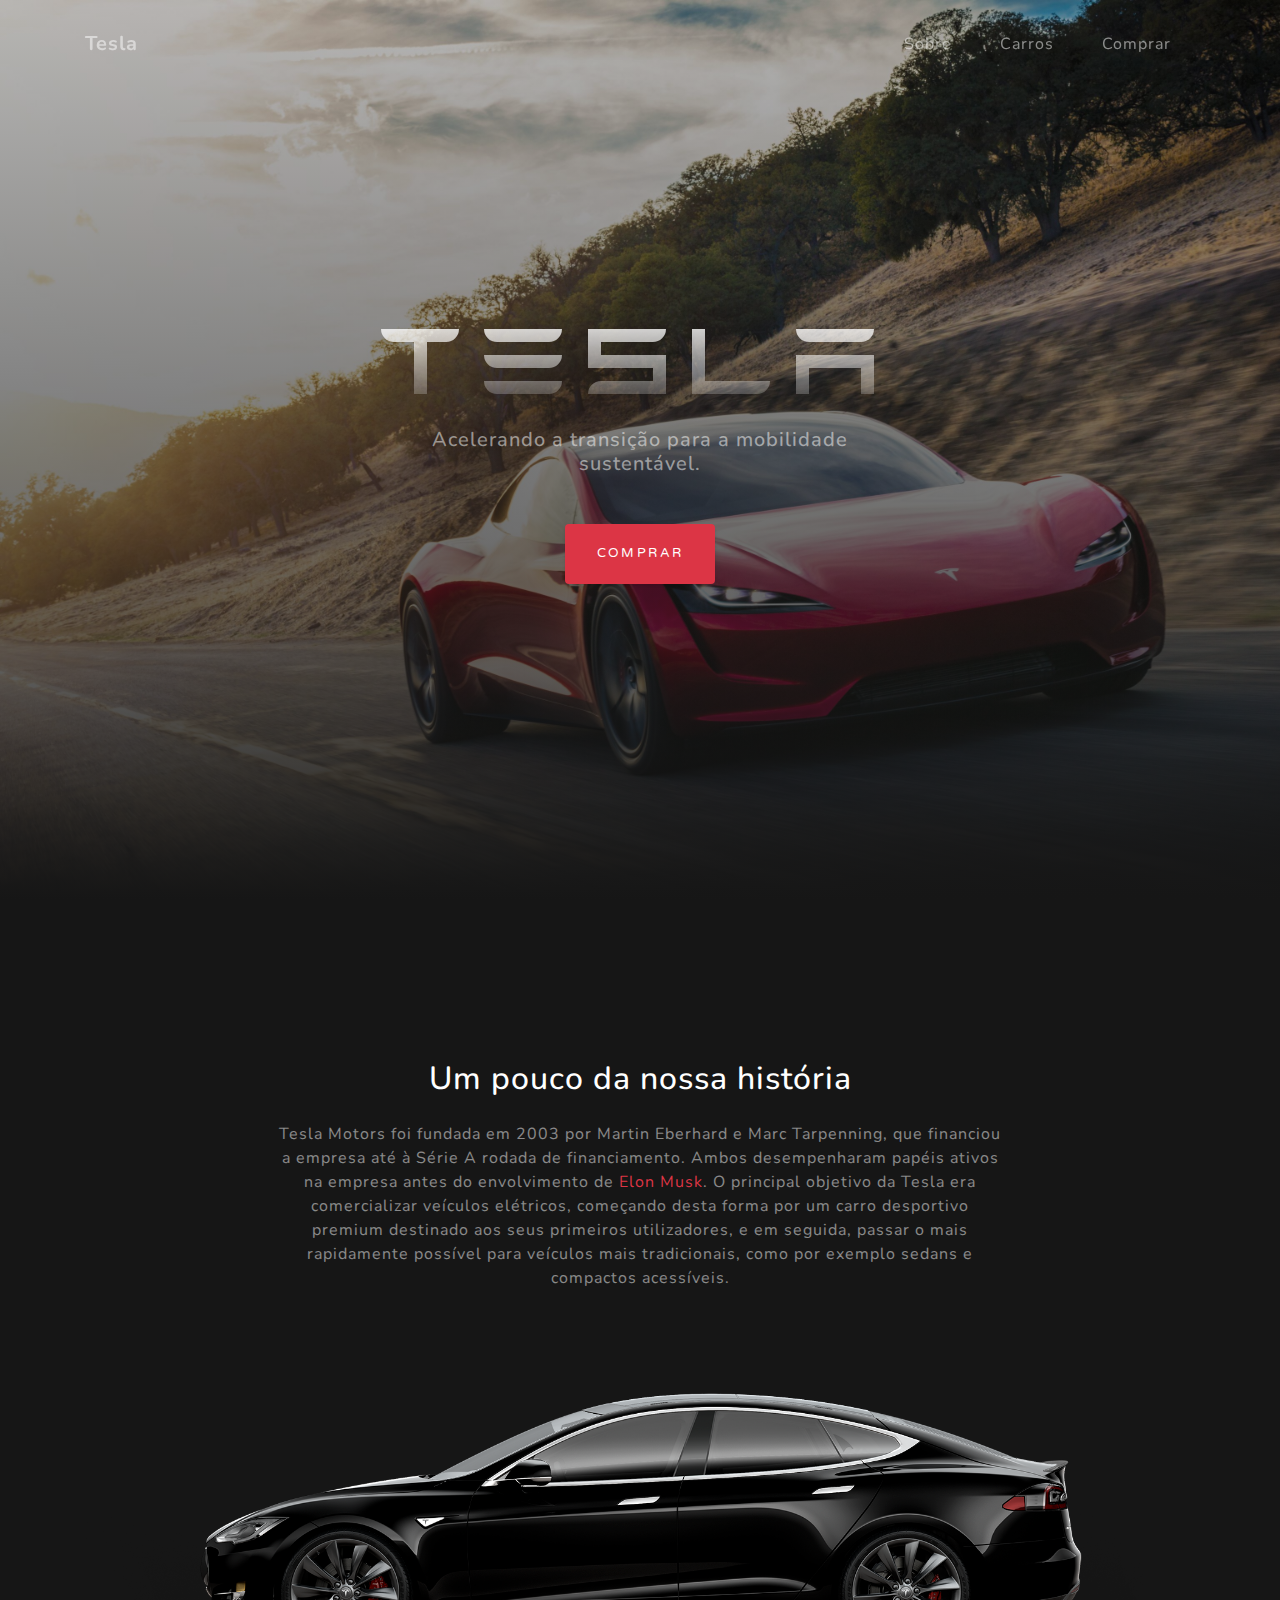
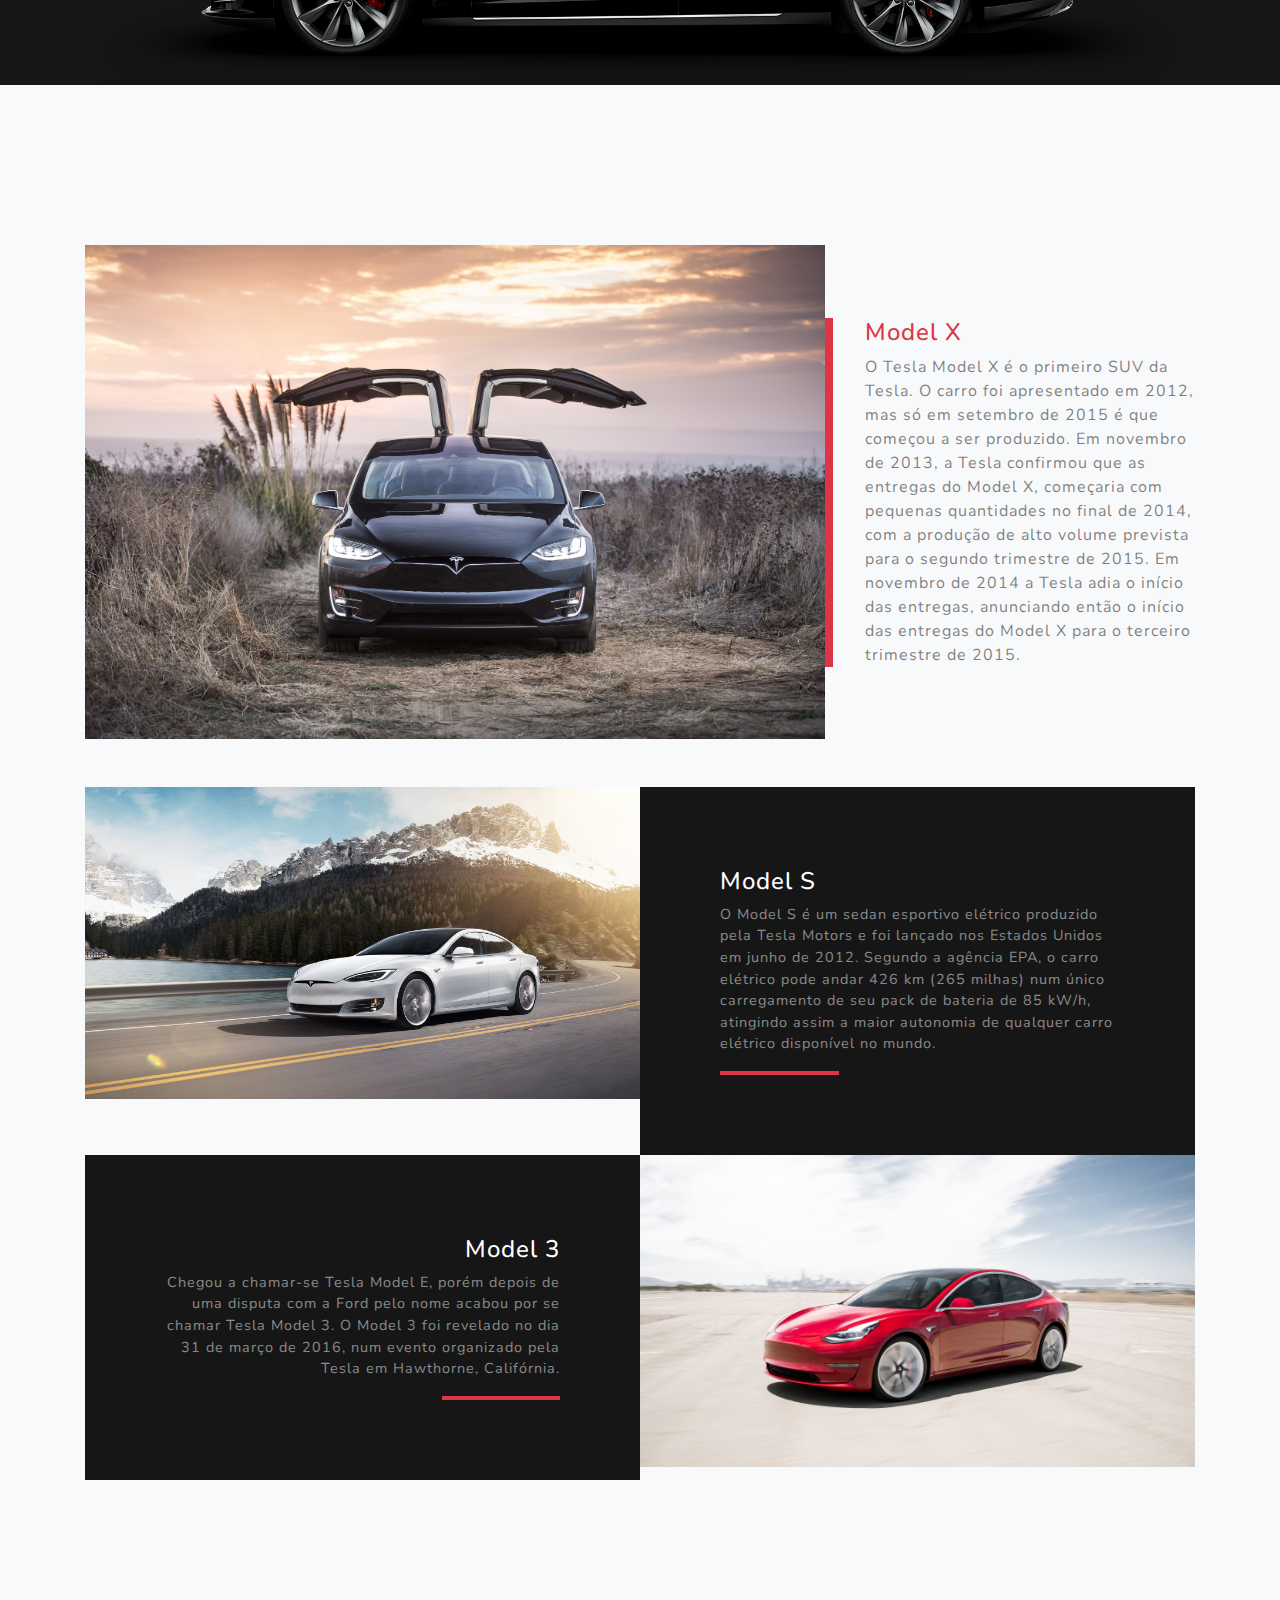
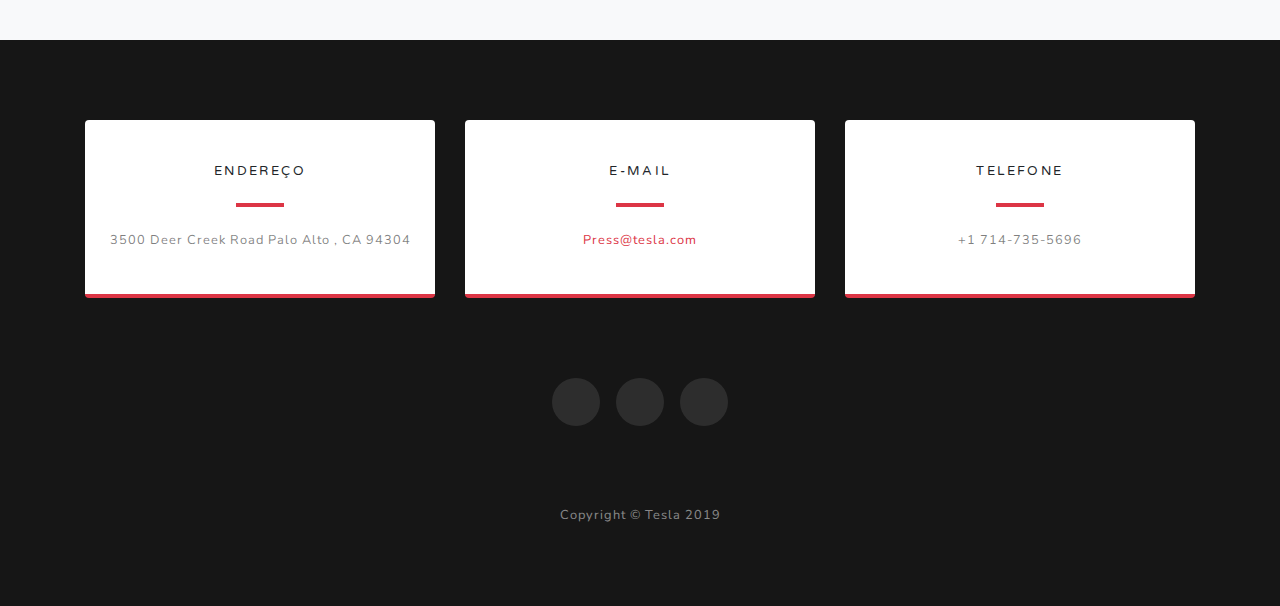
<file: index.html>
<!DOCTYPE html>
<html lang="pt-br">

<head>
  <meta charset="utf-8">
  <title>Tesla - Carros Elétricos</title>
  <link rel="stylesheet" href="https://stackpath.bootstrapcdn.com/bootstrap/4.3.1/css/bootstrap.min.css"
    integrity="sha384-ggOyR0iXCbMQv3Xipma34MD+dH/1fQ784/j6cY/iJTQUOhcWr7x9JvoRxT2MZw1T" crossorigin="anonymous">
  <link href="https://fonts.googleapis.com/css?family=Varela+Round" rel="stylesheet">
  <link
    href="https://fonts.googleapis.com/css?family=Nunito:200,200i,300,300i,400,400i,600,600i,700,700i,800,800i,900,900i"
    rel="stylesheet">
  <link href="style.css" rel="stylesheet">
  <link rel="stylesheet" href="https://cdnjs.cloudflare.com/ajax/libs/font-awesome/5.11.2/css/all.css"
    integrity="sha256-46qynGAkLSFpVbEBog43gvNhfrOj+BmwXdxFgVK/Kvc=" crossorigin="anonymous" />
  <link rel="icon" href="./img/favicon.png">
</head>

<body id="page-top">
  <nav class="navbar navbar-expand-lg navbar-light fixed-top" id="mainNav">
    <div class="container">
      <a class="navbar-brand js-scroll-trigger" href="#page-top">Tesla</a>
      <button class="navbar-toggler navbar-toggler-right" type="button" data-toggle="collapse"
        data-target="#navbarResponsive" aria-controls="navbarResponsive" aria-expanded="false"
        aria-label="Toggle navigation">
        Menu
        <i class="fas fa-bars"></i>
      </button>
      <div class="collapse navbar-collapse" id="navbarResponsive">
        <ul class="navbar-nav ml-auto">
          <li class="nav-item">
            <a class="nav-link js-scroll-trigger" href="#about">Sobre</a>
          </li>
          <li class="nav-item">
            <a class="nav-link js-scroll-trigger" href="#projects">Carros</a>
          </li>
          <li class="nav-item">
            <a class="nav-link js-scroll-trigger" href="./comprar.html">Comprar</a>
          </li>
        </ul>
      </div>
    </div>
  </nav>

  <header class="masthead inicio">
    <div class="container d-flex h-100 align-items-center">
      <div class="mx-auto text-center">
        <h1 class="mx-auto my-0 text-uppercase">TESLA</h1>
        <i class="fas fa-car-side text-light"></i>
        <h2 class="text-white-50 mx-auto mt-2 mb-5">Acelerando a transição para a mobilidade sustentável.</h2>
        <a href="./comprar.html" class="btn btn-danger js-scroll-trigger">Comprar <i
            class="fas fa-shopping-cart"></i></a>
      </div>
    </div>
  </header>

  <section id="about" class="about-section text-center">
    <div class="container">
      <div class="row">
        <div class="col-lg-8 mx-auto">
          <h2 class="text-white mb-4">Um pouco da nossa história</h2>
          <i class="fas fa-car text-light"></i>
          <p class="text-white-50"> Tesla Motors foi fundada em 2003 por Martin Eberhard e Marc Tarpenning, que
            financiou a empresa até à Série A rodada de financiamento. Ambos desempenharam papéis ativos na empresa
            antes do envolvimento de
            <a href="https://pt.wikipedia.org/wiki/Elon_Musk">Elon Musk</a>. O principal objetivo
            da Tesla era comercializar veículos elétricos, começando desta forma por um carro desportivo premium
            destinado aos seus primeiros utilizadores, e em seguida, passar o mais rapidamente possível para veículos
            mais tradicionais, como por exemplo sedans e compactos acessíveis.</p>
        </div>
      </div>
      <img src="./img/car.png" class="img-fluid" alt="">
    </div>
  </section>

  <section id="projects" class="projects-section bg-light">
    <div class="container">

      <div class="row align-items-center no-gutters mb-4 mb-lg-5">
        <div class="col-xl-8 col-lg-7">
          <img class="img-fluid mb-3 mb-lg-0" src="./img/model-x.jpg" alt="">
        </div>
        <div class="col-xl-4 col-lg-5">
          <div class="featured-text text-center text-lg-left">
            <a href="./model-x.html">
              <h4>Model X</h4>
            </a>
            <p class="text-black-50 mb-0">O Tesla Model X é o primeiro SUV da Tesla. O carro foi apresentado em 2012,
              mas só em setembro de 2015 é que começou a ser produzido. Em novembro de 2013, a Tesla confirmou que
              as entregas do Model X, começaria com pequenas quantidades no final de 2014, com a produção de alto volume
              prevista para o segundo trimestre de 2015. Em novembro de 2014 a Tesla adia o início das entregas,
              anunciando então o início das entregas do Model X para o terceiro trimestre de 2015.</p>
          </div>
        </div>
      </div>

      <div class="row justify-content-center no-gutters mb-5 mb-lg-0">
        <div class="col-lg-6">
          <img class="img-fluid" src="./img/model-s.jpg" alt="">
        </div>
        <div class="col-lg-6">
          <div class="bg-black text-center h-100 project">
            <div class="d-flex h-100">
              <div class="project-text w-100 my-auto text-center text-lg-left">
                <a href="./model-s.html">
                  <h4 class="text-white">Model S</h4>
                </a>
                <p class="mb-0 text-white-50">O Model S é um sedan esportivo elétrico produzido pela Tesla Motors e foi
                  lançado nos Estados Unidos em junho de 2012. Segundo a agência EPA, o carro elétrico pode andar 426 km
                  (265 milhas) num único carregamento de seu pack de bateria de 85 kW/h, atingindo assim a maior
                  autonomia de qualquer carro elétrico disponível no mundo.</p>
                <hr class="d-none d-lg-block mb-0 ml-0">
              </div>
            </div>
          </div>
        </div>
      </div>

      <div class="row justify-content-center no-gutters">
        <div class="col-lg-6">
          <img class="img-fluid" src="./img/model-3.jpg" alt="">
        </div>
        <div class="col-lg-6 order-lg-first">
          <div class="bg-black text-center h-100 project">
            <div class="d-flex h-100">
              <div class="project-text w-100 my-auto text-center text-lg-right">
                <a href="./model-3.html">
                  <h4 class="text-white">Model 3</h4>
                </a>
                <p class="mb-0 text-white-50">Chegou a chamar-se Tesla Model E, porém depois de uma disputa com a Ford
                  pelo nome acabou por se chamar Tesla Model 3. O Model 3 foi revelado no dia 31 de março de 2016, num
                  evento organizado pela Tesla em Hawthorne, Califórnia.</p>
                <hr class="d-none d-lg-block mb-0 mr-0">
              </div>
            </div>
          </div>
        </div>
      </div>

    </div>
  </section>

  <section class="contact-section bg-black">
    <div class="container">

      <div class="row">

        <div class="col-md-4 mb-3 mb-md-0">
          <div class="card py-4 h-100">
            <div class="card-body text-center">
              <i class="fas fa-map-marked-alt text-primary mb-2"></i>
              <h4 class="text-uppercase m-0">Endereço</h4>
              <hr class="my-4">
              <div class="small text-black-50">3500 Deer Creek Road
                Palo Alto , CA 94304</div>
            </div>
          </div>
        </div>

        <div class="col-md-4 mb-3 mb-md-0">
          <div class="card py-4 h-100">
            <div class="card-body text-center">
              <i class="fas fa-envelope text-primary mb-2"></i>
              <h4 class="text-uppercase m-0">E-mail</h4>
              <hr class="my-4">
              <div class="small text-black-50">
                <a href="#">Press@tesla.com</a>
              </div>
            </div>
          </div>
        </div>

        <div class="col-md-4 mb-3 mb-md-0">
          <div class="card py-4 h-100">
            <div class="card-body text-center">
              <i class="fas fa-mobile-alt text-primary mb-2"></i>
              <h4 class="text-uppercase m-0">Telefone</h4>
              <hr class="my-4">
              <div class="small text-black-50">+1 714-735-5696</div>
            </div>
          </div>
        </div>
      </div>

      <div class="social d-flex justify-content-center">
        <a href="https://twitter.com/tesla" class="mx-2">
          <i class="fab fa-twitter"></i>
        </a>
        <a href="https://www.facebook.com/TeslaMoto/" class="mx-2">
          <i class="fab fa-facebook-f"></i>
        </a>
        <a href="https://github.com/teslamotors" class="mx-2">
          <i class="fab fa-github"></i>
        </a>
      </div>

    </div>
  </section>

  <footer class="bg-black small text-center text-white-50">
    <div class="container">
      Copyright &copy; Tesla 2019
    </div>
  </footer>
  <script src="https://code.jquery.com/jquery-3.3.1.slim.min.js"
    integrity="sha384-q8i/X+965DzO0rT7abK41JStQIAqVgRVzpbzo5smXKp4YfRvH+8abtTE1Pi6jizo"
    crossorigin="anonymous"></script>
  <script src="https://cdnjs.cloudflare.com/ajax/libs/popper.js/1.14.6/umd/popper.min.js"
    integrity="sha384-wHAiFfRlMFy6i5SRaxvfOCifBUQy1xHdJ/yoi7FRNXMRBu5WHdZYu1hA6ZOblgut"
    crossorigin="anonymous"></script>
  <script src="https://stackpath.bootstrapcdn.com/bootstrap/4.2.1/js/bootstrap.min.js"
    integrity="sha384-B0UglyR+jN6CkvvICOB2joaf5I4l3gm9GU6Hc1og6Ls7i6U/mkkaduKaBhlAXv9k"
    crossorigin="anonymous"></script>
</body>

</html>
</file>
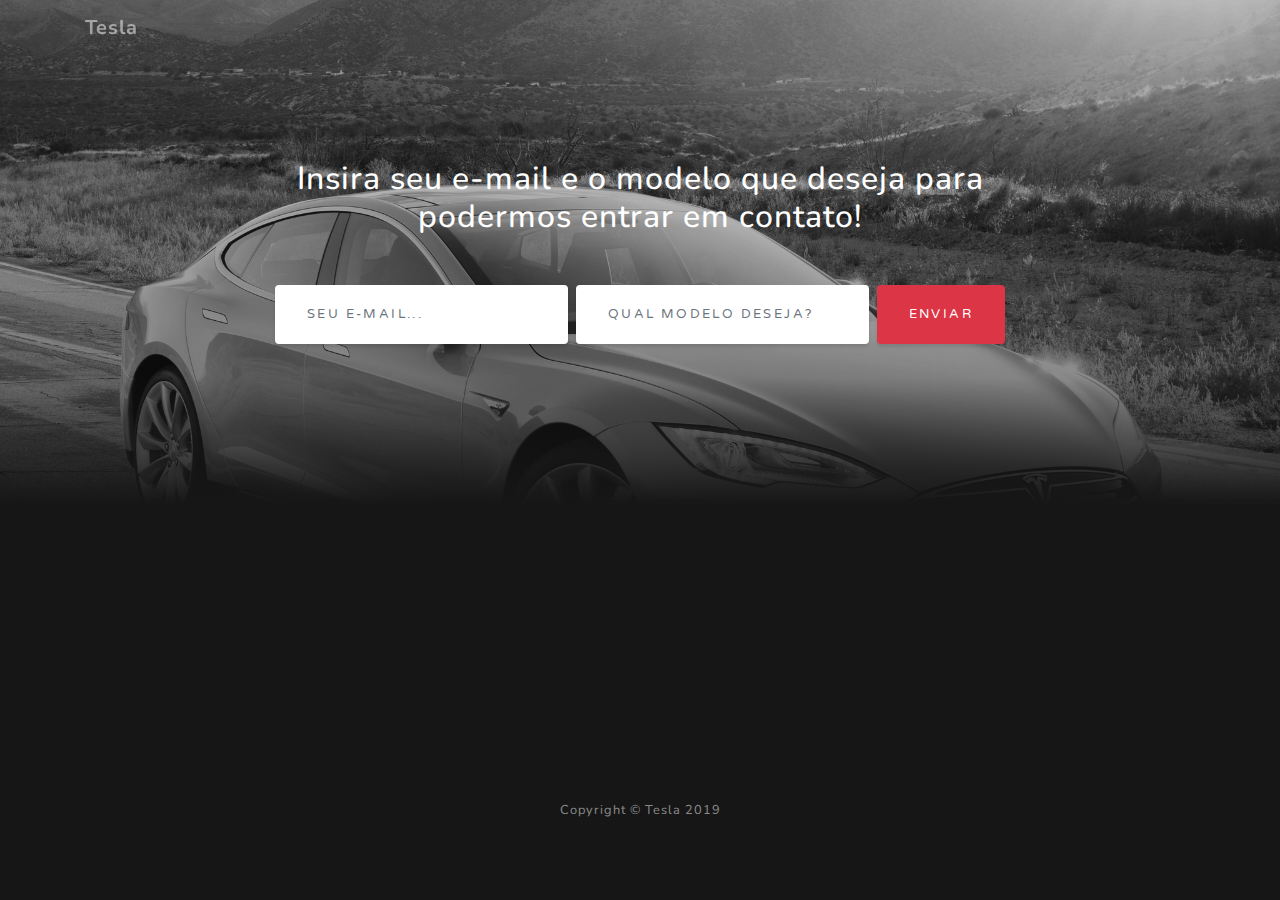
<file: comprar.html>
<!DOCTYPE html>
<html lang="pt-br">

<head>
  <meta charset="utf-8">
  <title>Comprar - Tesla</title>
  <link rel="stylesheet" href="https://stackpath.bootstrapcdn.com/bootstrap/4.3.1/css/bootstrap.min.css"
    integrity="sha384-ggOyR0iXCbMQv3Xipma34MD+dH/1fQ784/j6cY/iJTQUOhcWr7x9JvoRxT2MZw1T" crossorigin="anonymous">
  <link href="https://fonts.googleapis.com/css?family=Varela+Round" rel="stylesheet">
  <link
    href="https://fonts.googleapis.com/css?family=Nunito:200,200i,300,300i,400,400i,600,600i,700,700i,800,800i,900,900i"
    rel="stylesheet">
  <link href="style.css" rel="stylesheet">
  <link rel="stylesheet" href="https://cdnjs.cloudflare.com/ajax/libs/font-awesome/5.11.2/css/all.css"
    integrity="sha256-46qynGAkLSFpVbEBog43gvNhfrOj+BmwXdxFgVK/Kvc=" crossorigin="anonymous" />
  <link rel="icon" href="./img/favicon.png">
</head>

<body id="page-top">
  <nav class="navbar navbar-expand-lg navbar-light fixed-top" id="mainNav">
    <div class="container">
      <a class="navbar-brand js-scroll-trigger" href="./index.html">Tesla</a>
  </nav>

  <section id="signup" class="signup-section">
    <div class="container">
      <div class="row">
        <div class="col-md-10 col-lg-8 mx-auto text-center">

          <i class="far fa-paper-plane fa-2x mb-2 text-white"></i>
          <h2 class="text-white mb-5">Insira seu e-mail e o modelo que deseja para podermos entrar em contato!</h2>

          <form class="form-inline d-flex">
            <input type="email" class="form-control flex-fill mr-0 mr-sm-2 mb-3 mb-sm-0" id="inputEmail"
              placeholder="Seu E-mail...">
            <input type="text" class="form-control flex-fill mr-0 mr-sm-2 mb-3 mb-sm-0" id="inputText"
              placeholder="Qual modelo deseja?">
            <button type="submit" class="btn btn-primary mx-auto">Enviar</button>
          </form>

        </div>
      </div>
    </div>
  </section>

  <footer class="bg-black small text-center text-white-50 footerson">
    <div class="container">
      Copyright &copy; Tesla 2019
    </div>
  </footer>
  <script src="https://code.jquery.com/jquery-3.3.1.slim.min.js"
    integrity="sha384-q8i/X+965DzO0rT7abK41JStQIAqVgRVzpbzo5smXKp4YfRvH+8abtTE1Pi6jizo"
    crossorigin="anonymous"></script>
  <script src="https://cdnjs.cloudflare.com/ajax/libs/popper.js/1.14.6/umd/popper.min.js"
    integrity="sha384-wHAiFfRlMFy6i5SRaxvfOCifBUQy1xHdJ/yoi7FRNXMRBu5WHdZYu1hA6ZOblgut"
    crossorigin="anonymous"></script>
  <script src="https://stackpath.bootstrapcdn.com/bootstrap/4.2.1/js/bootstrap.min.js"
    integrity="sha384-B0UglyR+jN6CkvvICOB2joaf5I4l3gm9GU6Hc1og6Ls7i6U/mkkaduKaBhlAXv9k"
    crossorigin="anonymous"></script>
</body>

</html>
</file>
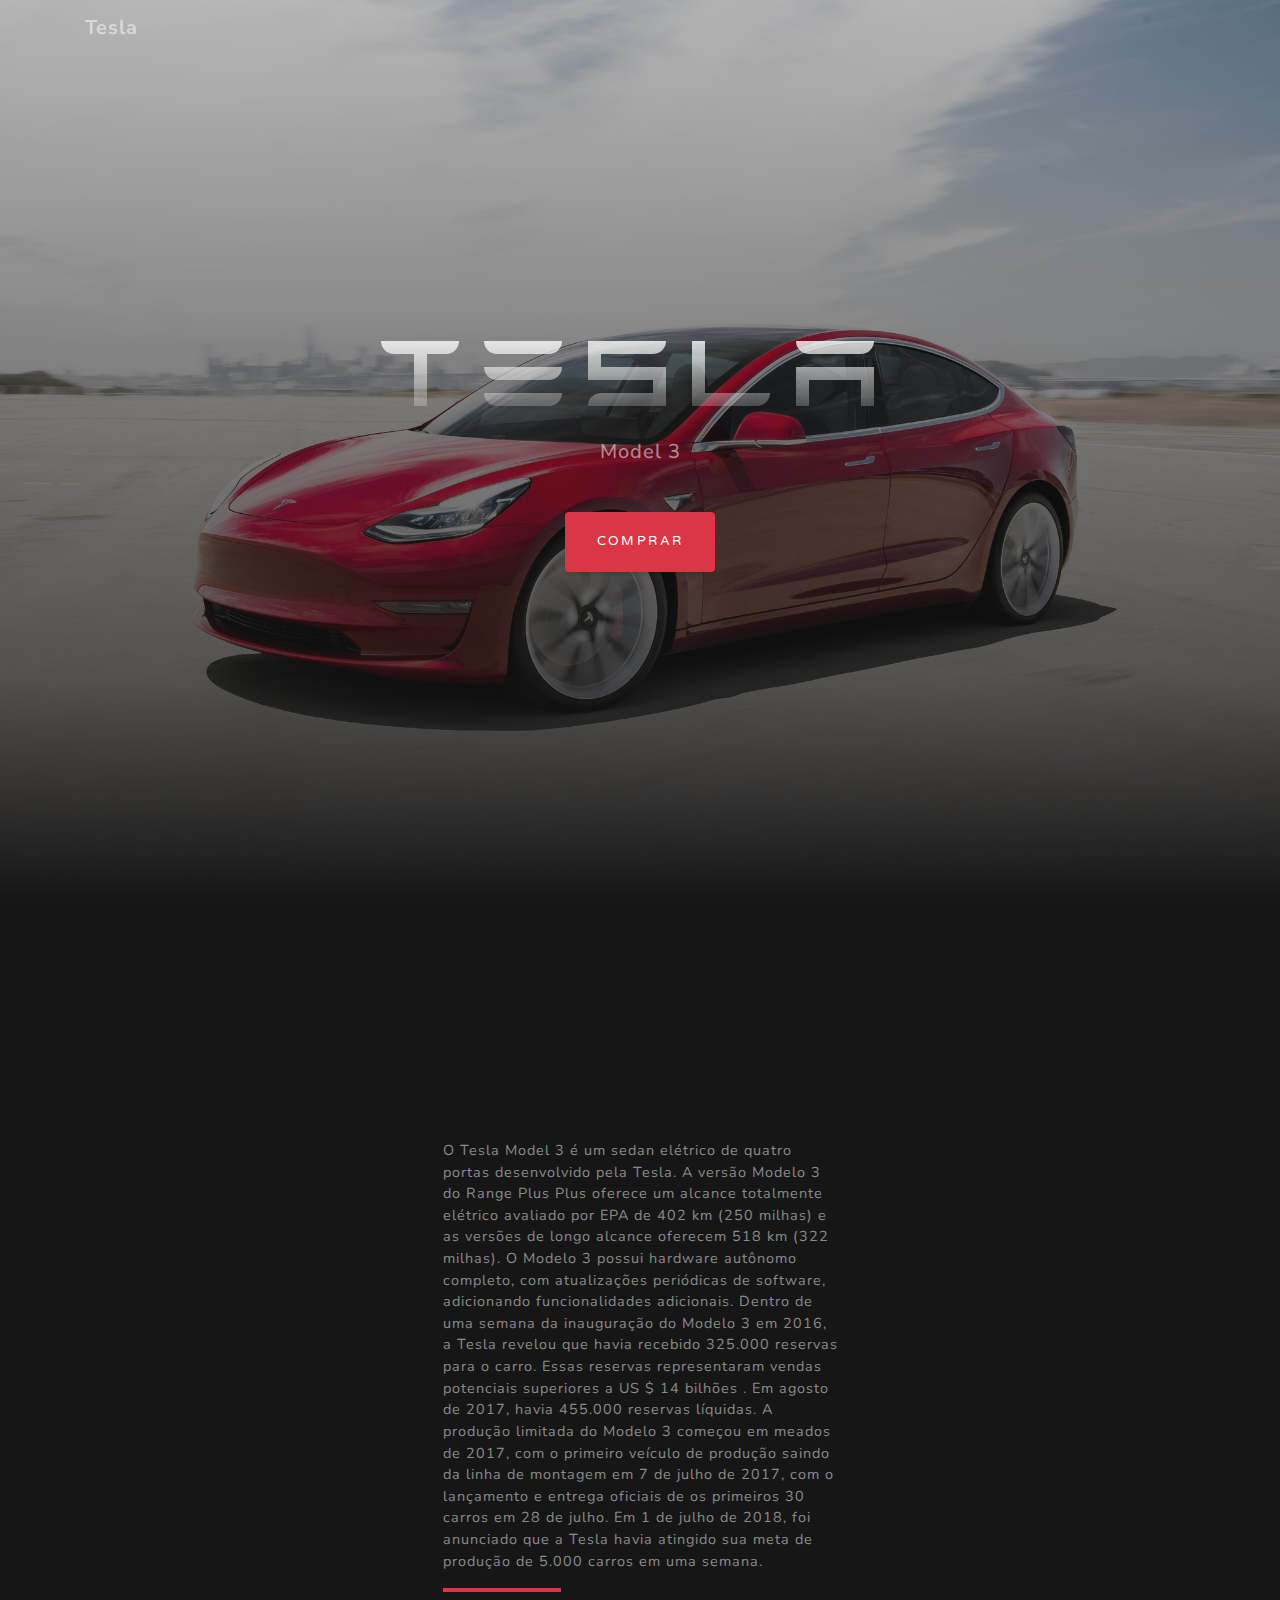
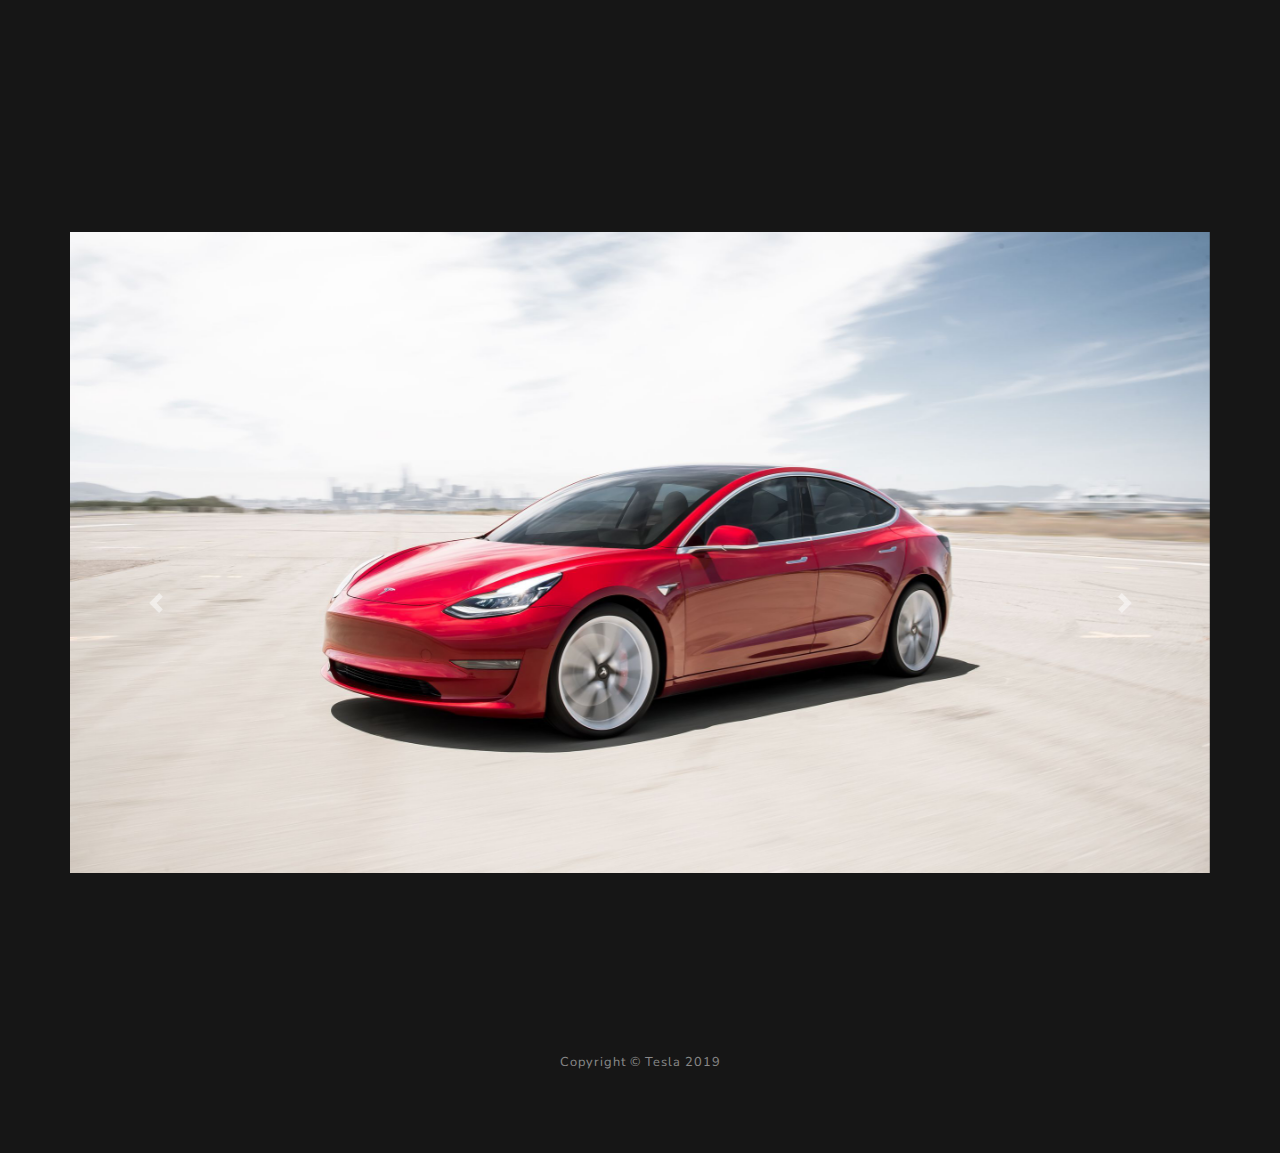
<file: model-3.html>
<!DOCTYPE html>
<html lang="pt-br">

<head>
  <meta charset="utf-8">
  <title>Tesla Model 3</title>
  <link rel="stylesheet" href="https://stackpath.bootstrapcdn.com/bootstrap/4.3.1/css/bootstrap.min.css"
    integrity="sha384-ggOyR0iXCbMQv3Xipma34MD+dH/1fQ784/j6cY/iJTQUOhcWr7x9JvoRxT2MZw1T" crossorigin="anonymous">
  <link href="https://fonts.googleapis.com/css?family=Varela+Round" rel="stylesheet">
  <link
    href="https://fonts.googleapis.com/css?family=Nunito:200,200i,300,300i,400,400i,600,600i,700,700i,800,800i,900,900i"
    rel="stylesheet">
  <link href="style.css" rel="stylesheet">
  <link rel="stylesheet" href="https://cdnjs.cloudflare.com/ajax/libs/font-awesome/5.11.2/css/all.css"
    integrity="sha256-46qynGAkLSFpVbEBog43gvNhfrOj+BmwXdxFgVK/Kvc=" crossorigin="anonymous" />
  <link rel="icon" href="./img/favicon.png">
</head>

<body id="page-top">
  <nav class="navbar navbar-expand-lg navbar-light fixed-top" id="mainNav">
    <div class="container">
      <a class="navbar-brand js-scroll-trigger" href="./index.html">Tesla</a>
  </nav>

  <header class="masthead md3">
    <div class="container d-flex h-100 align-items-center">
      <div class="mx-auto text-center">
        <h1 class="mx-auto my-0 text-uppercase">Tesla</h1>
        <h2 class="text-white-50 mx-auto mt-2 mb-5">Model 3</h2>
        <a href="/comprar.html" class="btn btn-danger js-scroll-trigger">Comprar</a>
      </div>
    </div>
  </header>

  <section id="projects" class="projects-section">
    <div class="container">
      <div class="row justify-content-center no-gutters mb-5 mb-lg-0">
        <div class="col-lg-6">
          <div class="bg-black text-center h-100 project bg-dark">
            <div class="d-flex h-100">
              <div class="project-text w-100 my-auto text-center text-lg-left">
                <p class="mb-0 text-white-50">O Tesla Model 3 é um sedan elétrico de quatro portas desenvolvido pela
                  Tesla. A versão Modelo 3 do Range Plus Plus oferece um alcance totalmente elétrico avaliado por
                  EPA de 402 km (250 milhas) e as versões de longo alcance oferecem 518 km (322 milhas). O Modelo 3
                  possui hardware autônomo completo, com atualizações periódicas de software, adicionando
                  funcionalidades adicionais.

                  Dentro de uma semana da inauguração do Modelo 3 em 2016, a Tesla revelou que havia recebido 325.000
                  reservas para o carro. Essas reservas representaram vendas potenciais superiores a US $ 14 bilhões .
                  Em agosto de 2017, havia 455.000 reservas líquidas. A produção limitada do Modelo
                  3 começou em meados de 2017, com o primeiro veículo de produção saindo da linha de montagem em 7 de
                  julho de 2017, com o lançamento e entrega oficiais de os primeiros 30 carros em 28 de
                  julho. Em 1 de julho de 2018, foi anunciado que a Tesla havia atingido sua meta de produção de
                  5.000 carros em uma semana.</p>
                <hr class="d-none d-lg-block mb-0 ml-0">
              </div>
            </div>
          </div>
        </div>
      </div>
    </div>
  </section>

  <div class="container">

    <div class="row justify-content-center">
      <div id="carouselExampleFade" class="carousel slide carousel-fade" data-ride="carousel">
        <div class="carousel-inner">
          <div class="carousel-item active">
            <img class="d-block w-100" src="./img/model-3-1.jpg" alt="Primeiro Slide">
          </div>
          <div class="carousel-item">
            <img class="d-block w-100" src="./img/model-3-2.jpg" alt="Segundo Slide">
          </div>
          <div class="carousel-item">
            <img class="d-block w-100" src="./img/model-3-3.jpg" alt="Terceiro Slide">
          </div>
        </div>
        <a class="carousel-control-prev" href="#carouselExampleFade" role="button" data-slide="prev">
          <span class="carousel-control-prev-icon" aria-hidden="true"></span>
          <span class="sr-only">Anterior</span>
        </a>
        <a class="carousel-control-next" href="#carouselExampleFade" role="button" data-slide="next">
          <span class="carousel-control-next-icon" aria-hidden="true"></span>
          <span class="sr-only">Próximo</span>
        </a>
      </div>
    </div>
  </div>



  <footer class="bg-black small text-center text-white-50">
    <div class="container">
      Copyright &copy; Tesla 2019
    </div>
  </footer>
  <script>
    $('.carousel').carousel({
      interval: 100
    })
  </script>
  <script src="https://code.jquery.com/jquery-3.3.1.slim.min.js"
    integrity="sha384-q8i/X+965DzO0rT7abK41JStQIAqVgRVzpbzo5smXKp4YfRvH+8abtTE1Pi6jizo"
    crossorigin="anonymous"></script>
  <script src="https://cdnjs.cloudflare.com/ajax/libs/popper.js/1.14.6/umd/popper.min.js"
    integrity="sha384-wHAiFfRlMFy6i5SRaxvfOCifBUQy1xHdJ/yoi7FRNXMRBu5WHdZYu1hA6ZOblgut"
    crossorigin="anonymous"></script>
  <script src="https://stackpath.bootstrapcdn.com/bootstrap/4.2.1/js/bootstrap.min.js"
    integrity="sha384-B0UglyR+jN6CkvvICOB2joaf5I4l3gm9GU6Hc1og6Ls7i6U/mkkaduKaBhlAXv9k"
    crossorigin="anonymous"></script>
</body>

</html>
</file>
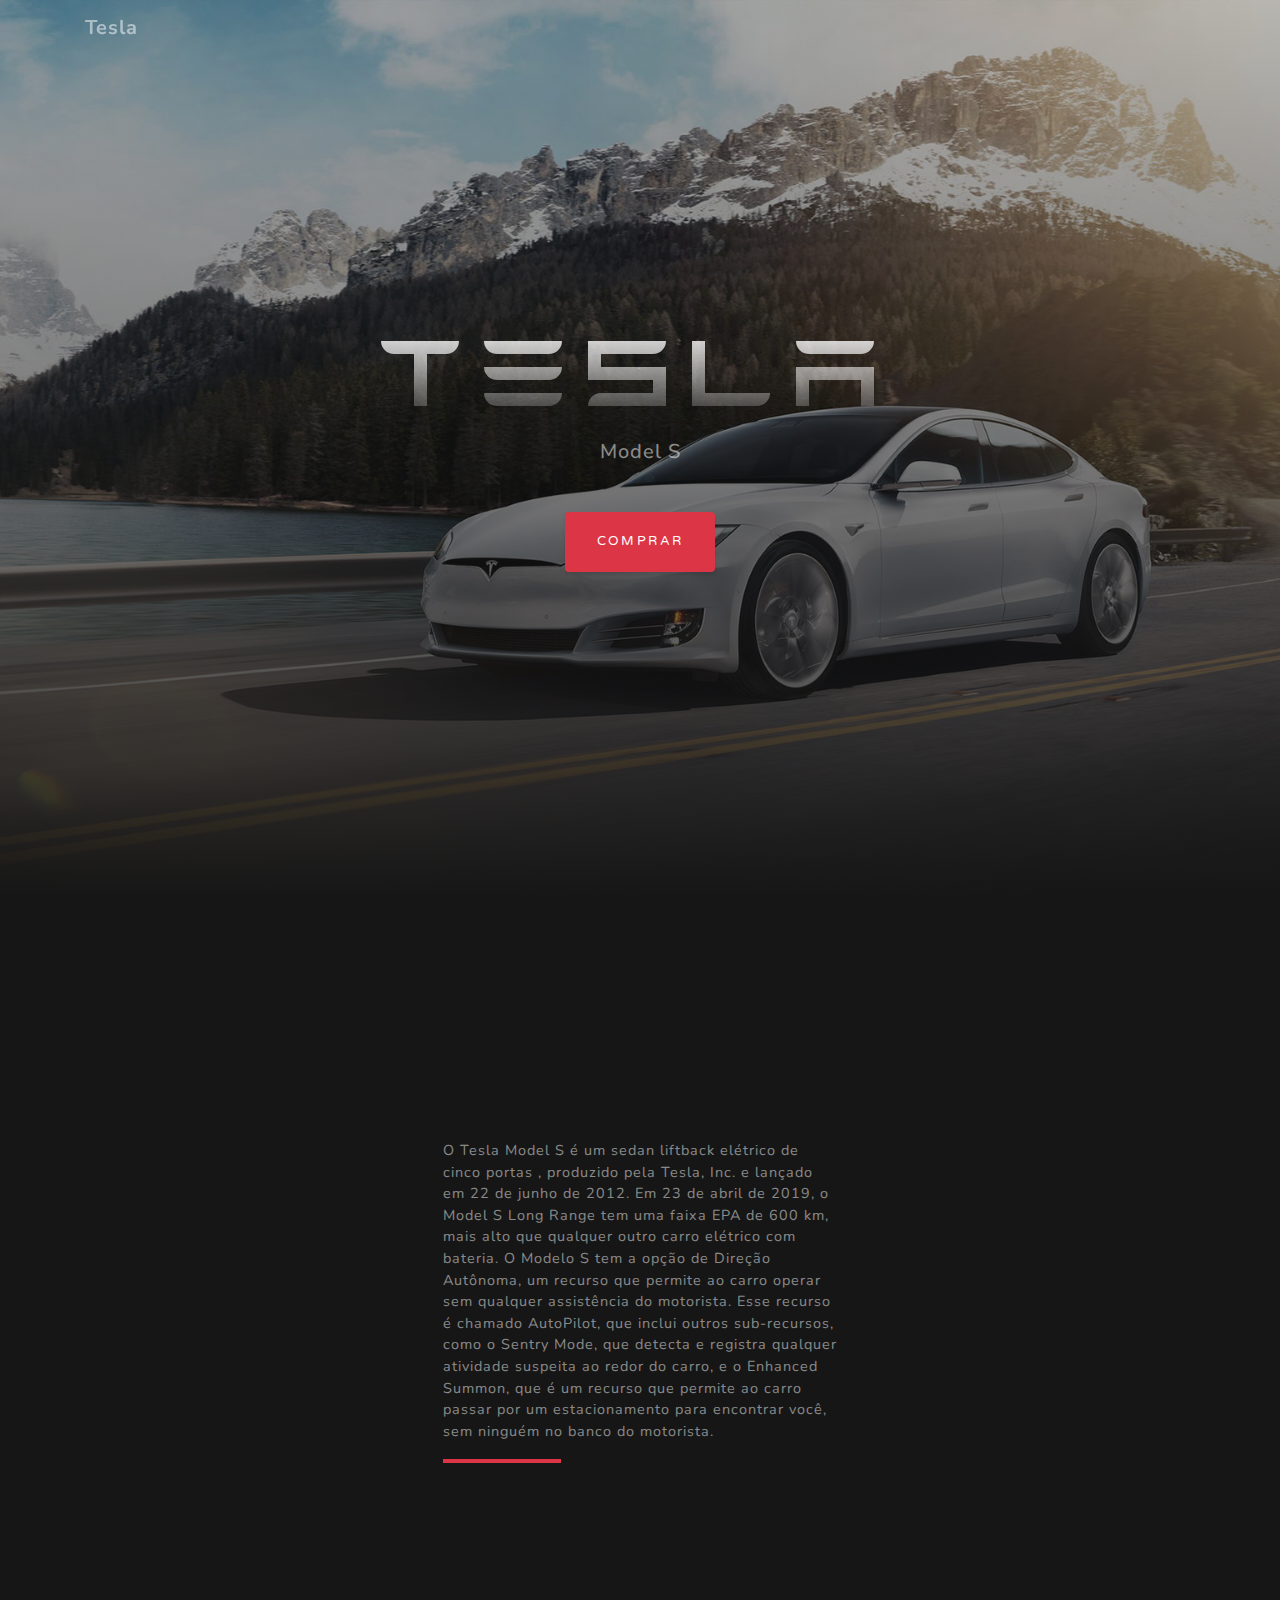
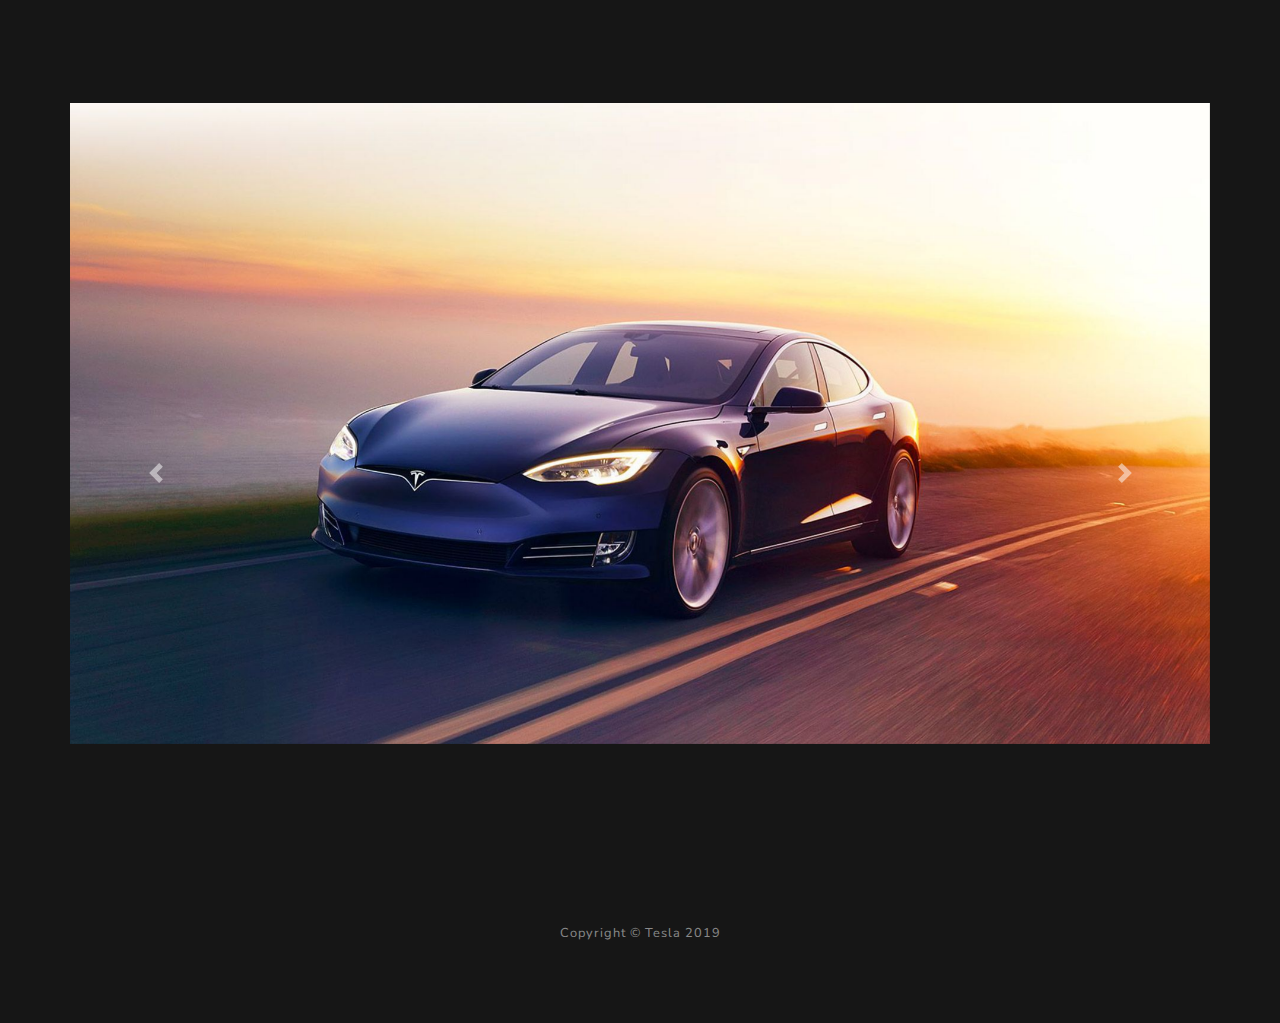
<file: model-s.html>
<!DOCTYPE html>
<html lang="pt-br">

<head>
  <meta charset="utf-8">
  <title>Tesla Model S</title>
  <link rel="stylesheet" href="https://stackpath.bootstrapcdn.com/bootstrap/4.3.1/css/bootstrap.min.css"
    integrity="sha384-ggOyR0iXCbMQv3Xipma34MD+dH/1fQ784/j6cY/iJTQUOhcWr7x9JvoRxT2MZw1T" crossorigin="anonymous">
  <link href="https://fonts.googleapis.com/css?family=Varela+Round" rel="stylesheet">
  <link
    href="https://fonts.googleapis.com/css?family=Nunito:200,200i,300,300i,400,400i,600,600i,700,700i,800,800i,900,900i"
    rel="stylesheet">
  <link href="style.css" rel="stylesheet">
  <link rel="stylesheet" href="https://cdnjs.cloudflare.com/ajax/libs/font-awesome/5.11.2/css/all.css"
    integrity="sha256-46qynGAkLSFpVbEBog43gvNhfrOj+BmwXdxFgVK/Kvc=" crossorigin="anonymous" />
  <link rel="icon" href="./img/favicon.png">
</head>

<body id="page-top">
  <nav class="navbar navbar-expand-lg navbar-light fixed-top" id="mainNav">
    <div class="container">
      <a class="navbar-brand js-scroll-trigger" href="./index.html">Tesla</a>
  </nav>

  <header class="masthead s">
    <div class="container d-flex h-100 align-items-center">
      <div class="mx-auto text-center">
        <h1 class="mx-auto my-0 text-uppercase">Tesla</h1>
        <h2 class="text-white-50 mx-auto mt-2 mb-5">Model S</h2>
        <a href="/comprar.html" class="btn btn-danger js-scroll-trigger">Comprar</a>
      </div>
    </div>
  </header>

  <section id="projects" class="projects-section">
    <div class="container">
      <div class="row justify-content-center no-gutters mb-5 mb-lg-0">
        <div class="col-lg-6">
          <div class="bg-black text-center h-100 project bg-dark">
            <div class="d-flex h-100">
              <div class="project-text w-100 my-auto text-center text-lg-left">
                <p class="mb-0 text-white-50">O Tesla Model S é um sedan liftback elétrico de cinco portas , produzido
                  pela Tesla, Inc. e lançado em 22 de junho de 2012. Em 23 de abril de 2019, o Model S Long Range
                  tem uma faixa EPA de 600 km, mais alto que qualquer outro carro elétrico com bateria.

                  O Modelo S tem a opção de Direção Autônoma, um recurso que permite ao carro operar sem qualquer
                  assistência do motorista. Esse recurso é chamado AutoPilot, que inclui outros sub-recursos, como
                  o Sentry Mode, que detecta e registra qualquer atividade suspeita ao redor do carro, e o Enhanced
                  Summon, que é um recurso que permite ao carro passar por um estacionamento para encontrar você, sem
                  ninguém no banco do motorista.</p>
                <hr class="d-none d-lg-block mb-0 ml-0">
              </div>
            </div>
          </div>
        </div>
      </div>
    </div>
  </section>

  <div class="container">
    <div class="row justify-content-center">
      <div id="carouselExampleFade" class="carousel slide carousel-fade" data-ride="carousel">
        <div class="carousel-inner">
          <div class="carousel-item active">
            <img class="d-block w-100" src="./img/model-s-1.jpg" alt="Primeiro Slide">
          </div>
          <div class="carousel-item">
            <img class="d-block w-100" src="./img/model-s-2.jpg" alt="Segundo Slide">
          </div>
          <div class="carousel-item">
            <img class="d-block w-100" src="./img/model-s-3.jpg" alt="Terceiro Slide">
          </div>
        </div>
        <a class="carousel-control-prev" href="#carouselExampleFade" role="button" data-slide="prev">
          <span class="carousel-control-prev-icon" aria-hidden="true"></span>
          <span class="sr-only">Anterior</span>
        </a>
        <a class="carousel-control-next" href="#carouselExampleFade" role="button" data-slide="next">
          <span class="carousel-control-next-icon" aria-hidden="true"></span>
          <span class="sr-only">Próximo</span>
        </a>
      </div>
    </div>
  </div>

  <footer class="bg-black small text-center text-white-50">
    <div class="container">
      Copyright &copy; Tesla 2019
    </div>
  </footer>
  <script src="https://code.jquery.com/jquery-3.3.1.slim.min.js"
    integrity="sha384-q8i/X+965DzO0rT7abK41JStQIAqVgRVzpbzo5smXKp4YfRvH+8abtTE1Pi6jizo"
    crossorigin="anonymous"></script>
  <script src="https://cdnjs.cloudflare.com/ajax/libs/popper.js/1.14.6/umd/popper.min.js"
    integrity="sha384-wHAiFfRlMFy6i5SRaxvfOCifBUQy1xHdJ/yoi7FRNXMRBu5WHdZYu1hA6ZOblgut"
    crossorigin="anonymous"></script>
  <script src="https://stackpath.bootstrapcdn.com/bootstrap/4.2.1/js/bootstrap.min.js"
    integrity="sha384-B0UglyR+jN6CkvvICOB2joaf5I4l3gm9GU6Hc1og6Ls7i6U/mkkaduKaBhlAXv9k"
    crossorigin="anonymous"></script>
</body>

</html>
</file>
<file: style.css>
@font-face {
  font-family: Tesla;
  src: url(tesla.ttf);
}

#mainNav {
  min-height: 56px;
  background-color: #fff;
}

#mainNav .navbar-toggler {
  font-size: 80%;
  padding: 0.75rem;
  color: #dc3545;
  border: 1px solid #dc3545;
}

#mainNav .navbar-toggler:focus {
  outline: none;
}

#mainNav .navbar-brand {
  color: #161616;
  font-weight: 700;
  padding: .9rem 0;
}

#mainNav .navbar-nav .nav-item:hover {
  color: fade(white, 80%);
  outline: none;
  background-color: transparent;
}

#mainNav .navbar-nav .nav-item:active, #mainNav .navbar-nav .nav-item:focus {
  outline: none;
  background-color: transparent;
}

@media (min-width: 992px) {
  #mainNav {
    padding-top: 0;
    padding-bottom: 0;
    border-bottom: none;
    background-color: transparent;
    transition: background-color 0.3s ease-in-out;
  }
  #mainNav .navbar-brand {
    padding: .5rem 0;
    color: rgba(255, 255, 255, 0.5);
  }
  #mainNav .nav-link {
    transition: none;
    padding: 2rem 1.5rem;
    color: rgba(255, 255, 255, 0.5);
  }
  #mainNav .nav-link:hover {
    color: rgba(255, 255, 255, 0.75);
  }
  #mainNav .nav-link:active {
    color: white;
  }
  #mainNav.navbar-shrink {
    background-color: #fff;
  }
  #mainNav.navbar-shrink .navbar-brand {
    color: #161616;
  }
  #mainNav.navbar-shrink .nav-link {
    color: #161616;
    padding: 1.5rem 1.5rem 1.25rem;
    border-bottom: 0.25rem solid transparent;
  }
  #mainNav.navbar-shrink .nav-link:hover {
    color: #dc3545;
  }
  #mainNav.navbar-shrink .nav-link:active {
    color: #467370;
  }
  #mainNav.navbar-shrink .nav-link.active {
    color: #dc3545;
    outline: none;
    border-bottom: 0.25rem solid #dc3545;
  }
}

.masthead {
  position: relative;
  width: 100%;
  height: auto;
  min-height: 35rem;
  padding: 15rem 0;
  /* background: linear-gradient(to bottom, rgba(22, 22, 22, 0.3) 0%, rgba(22, 22, 22, 0.7) 75%, #161616 100%), url("./img/bg-masthead.jpg");
  background-position: center;
  background-repeat: no-repeat;
  background-attachment: scroll;
  background-size: cover; */
}

.inicio {
  background: linear-gradient(to bottom, rgba(22, 22, 22, 0.3) 0%, rgba(22, 22, 22, 0.7) 75%, #161616 100%), url("./img/bg-masthead.jpg");
  background-position: center;
  background-repeat: no-repeat;
  background-attachment: scroll;
  background-size: cover;
}

.x {
  background: linear-gradient(to bottom, rgba(22, 22, 22, 0.3) 0%, rgba(22, 22, 22, 0.7) 75%, #161616 100%), url("./img/model-x.jpg");
  background-position: center;
  background-repeat: no-repeat;
  background-attachment: scroll;
  background-size: cover;
}

.s {
  background: linear-gradient(to bottom, rgba(22, 22, 22, 0.3) 0%, rgba(22, 22, 22, 0.7) 75%, #161616 100%), url("./img/model-s.jpg");
  background-position: center;
  background-repeat: no-repeat;
  background-attachment: scroll;
  background-size: cover;
}

.md3 {
  background: linear-gradient(to bottom, rgba(22, 22, 22, 0.3) 0%, rgba(22, 22, 22, 0.7) 75%, #161616 100%), url("./img/model-3.jpg");
  background-position: center;
  background-repeat: no-repeat;
  background-attachment: scroll;
  background-size: cover;
}



.masthead h1 {
  font-family: 'Tesla';
  font-size: 2.5rem;
  line-height: 2.5rem;
  letter-spacing: 0.8rem;
  background: -webkit-linear-gradient(rgba(255, 255, 255, 0.9), rgba(255, 255, 255, 0));
  -webkit-text-fill-color: transparent;
  -webkit-background-clip: text;
}

.masthead h2 {
  max-width: 20rem;
  font-size: 1rem;
}

@media (min-width: 768px) {
  .masthead h1 {
    font-size: 4rem;
    line-height: 4rem;
  }
}

@media (min-width: 992px) {
  .masthead {
    height: 100vh;
    padding: 0;
  }
  .masthead h1 {
    font-size: 6.5rem;
    line-height: 6.5rem;
    letter-spacing: 0.8rem;
  }
  .masthead h2 {
    max-width: 30rem;
    font-size: 1.25rem;
  }
}

.btn {
  box-shadow: 0 0.1875rem 0.1875rem 0 rgba(0, 0, 0, 0.1) !important;
  padding: 1.25rem 2rem;
  font-family: 'Varela Round';
  font-size: 80%;
  text-transform: uppercase;
  letter-spacing: .15rem;
  border: 0;
}

.btn-primary {
  background-color: #dc3545;
}

.btn-primary:hover {
  background-color: #4f837f;
}

.btn-primary:focus {
  background-color: #4f837f;
  color: white;
}

.btn-primary:active {
  background-color: #467370 !important;
}

.about-section {
  padding-top: 10rem;
  background: linear-gradient(to bottom, #161616 0%, rgba(22, 22, 22, 0.9) 75%, rgba(22, 22, 22, 0.8) 100%);
}

.about-section p {
  margin-bottom: 5rem;
}

.projects-section {
  padding: 10rem 0;
}

.projects-section .featured-text {
  padding: 2rem;
}

@media (min-width: 992px) {
  .projects-section .featured-text {
    padding: 0 0 0 2rem;
    border-left: 0.5rem solid #dc3545;
  }
}

.projects-section .project-text {
  padding: 3rem;
  font-size: 90%;
}

@media (min-width: 992px) {
  .projects-section .project-text {
    padding: 5rem;
  }
  .projects-section .project-text hr {
    border-color: #dc3545;
    border-width: .25rem;
    width: 30%;
  }
}

.signup-section {
  padding: 10rem 0;
  background: linear-gradient(to bottom, rgba(22, 22, 22, 0.1) 0%, rgba(22, 22, 22, 0.5) 75%, #161616 100%), url("./img/bg-signup.jpg");
  background-position: center;
  background-repeat: no-repeat;
  background-attachment: scroll;
  background-size: cover;
}

.signup-section .form-inline input {
  box-shadow: 0 0.1875rem 0.1875rem 0 rgba(0, 0, 0, 0.1) !important;
  padding: 1.25rem 2rem;
  height: auto;
  font-family: 'Varela Round';
  font-size: 80%;
  text-transform: uppercase;
  letter-spacing: 0.15rem;
  border: 0;
}

.contact-section {
  padding: 5rem 0 0;
}

.contact-section .card {
  border: 0;
  border-bottom: 0.25rem solid #dc3545;
}

.contact-section .card h4 {
  font-size: 0.8rem;
  font-family: 'Varela Round';
  text-transform: uppercase;
  letter-spacing: 0.15rem;
}

.contact-section .card hr {
  border-color: #dc3545;
  border-width: 0.25rem;
  width: 3rem;
}

.contact-section .social {
  margin-top: 5rem;
}

.contact-section .social a {
  text-align: center;
  height: 3rem;
  width: 3rem;
  background: rgba(255, 255, 255, 0.1);
  border-radius: 100%;
  line-height: 3rem;
  color: rgba(255, 255, 255, 0.3);
}

.contact-section .social a:hover {
  color: rgba(255, 255, 255, 0.5);
}

.contact-section .social a:active {
  color: #fff;
}

body {
  font-family: 'Nunito';
  letter-spacing: 0.0625em;
}

a {
  color: #dc3545;
}

a:focus, a:hover {
  text-decoration: none;
  color: #3c6360;
}

.bg-black {
  background-color: #161616 !important;
}

.bg-primary {
  background-color: #dc3545 !important;
}

.text-primary {
  color: #dc3545 !important;
}

footer {
  padding: 5rem 0;
}

.footerson {
  position: fixed;
  bottom: 0;
  left: 0;
  right: 0;
  width: 100%;
}

body {
  background-color: #161616;
}

.carousel {
  padding-bottom: 100px;
}
</file>
